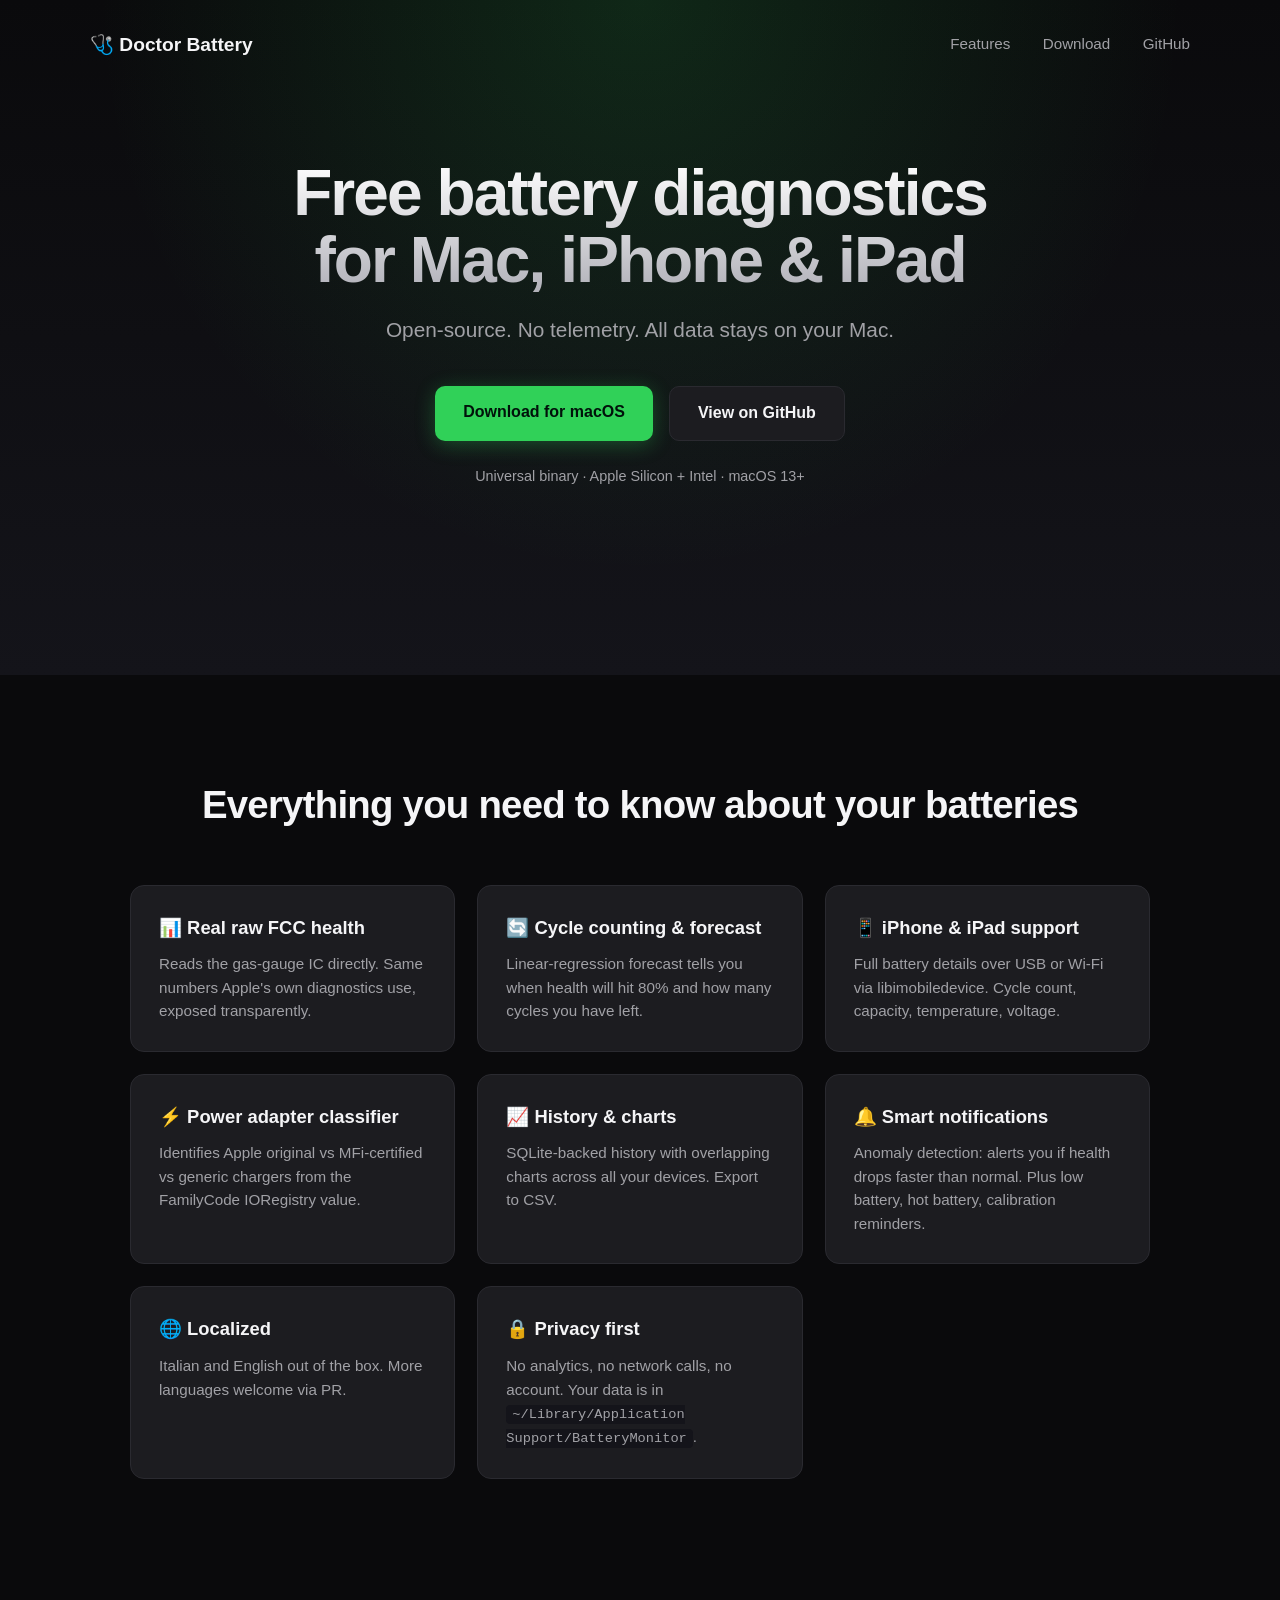
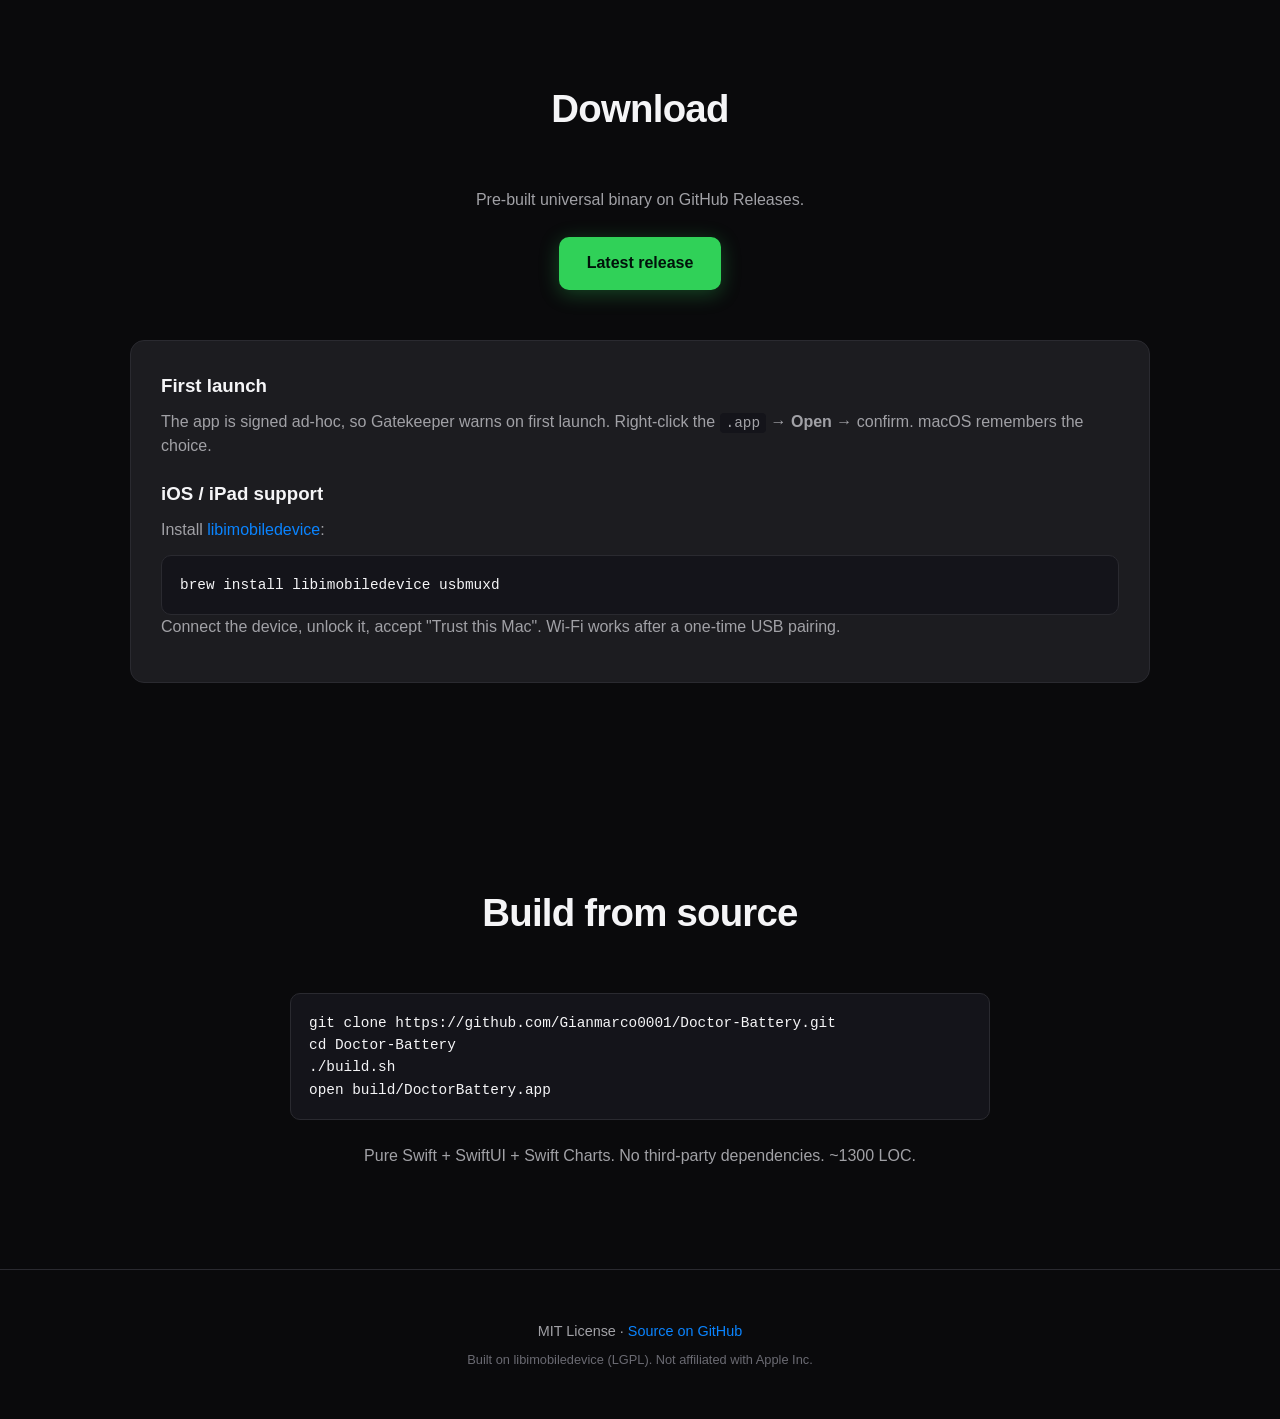
<file: website/index.html>
<!DOCTYPE html>
<html lang="en">
<head>
    <meta charset="UTF-8">
    <meta name="viewport" content="width=device-width, initial-scale=1.0">
    <title>Doctor Battery — Free battery diagnostics for Mac, iPhone & iPad</title>
    <meta name="description" content="Open-source battery health, cycle count and power adapter monitor for macOS, iOS and iPadOS. No telemetry, all data stays on your Mac.">
    <link rel="stylesheet" href="style.css">
</head>
<body>
    <header class="hero">
        <nav>
            <span class="brand">🩺 Doctor Battery</span>
            <div class="nav-links">
                <a href="#features">Features</a>
                <a href="#download">Download</a>
                <a href="https://github.com/Gianmarco0001/Doctor-Battery" target="_blank" rel="noopener">GitHub</a>
            </div>
        </nav>
        <div class="hero-content">
            <h1>Free battery diagnostics<br>for Mac, iPhone & iPad</h1>
            <p class="tagline">Open-source. No telemetry. All data stays on your Mac.</p>
            <div class="cta">
                <a class="btn primary" href="#download">Download for macOS</a>
                <a class="btn secondary" href="https://github.com/Gianmarco0001/Doctor-Battery" target="_blank" rel="noopener">View on GitHub</a>
            </div>
            <p class="meta">Universal binary · Apple Silicon + Intel · macOS 13+</p>
        </div>
    </header>

    <section id="features" class="features">
        <h2>Everything you need to know about your batteries</h2>
        <div class="grid">
            <div class="card">
                <h3>📊 Real raw FCC health</h3>
                <p>Reads the gas-gauge IC directly. Same numbers Apple's own diagnostics use, exposed transparently.</p>
            </div>
            <div class="card">
                <h3>🔄 Cycle counting & forecast</h3>
                <p>Linear-regression forecast tells you when health will hit 80% and how many cycles you have left.</p>
            </div>
            <div class="card">
                <h3>📱 iPhone & iPad support</h3>
                <p>Full battery details over USB or Wi-Fi via libimobiledevice. Cycle count, capacity, temperature, voltage.</p>
            </div>
            <div class="card">
                <h3>⚡ Power adapter classifier</h3>
                <p>Identifies Apple original vs MFi-certified vs generic chargers from the FamilyCode IORegistry value.</p>
            </div>
            <div class="card">
                <h3>📈 History & charts</h3>
                <p>SQLite-backed history with overlapping charts across all your devices. Export to CSV.</p>
            </div>
            <div class="card">
                <h3>🔔 Smart notifications</h3>
                <p>Anomaly detection: alerts you if health drops faster than normal. Plus low battery, hot battery, calibration reminders.</p>
            </div>
            <div class="card">
                <h3>🌐 Localized</h3>
                <p>Italian and English out of the box. More languages welcome via PR.</p>
            </div>
            <div class="card">
                <h3>🔒 Privacy first</h3>
                <p>No analytics, no network calls, no account. Your data is in <code>~/Library/Application Support/BatteryMonitor</code>.</p>
            </div>
        </div>
    </section>

    <section id="download" class="download">
        <h2>Download</h2>
        <p>Pre-built universal binary on GitHub Releases.</p>
        <a class="btn primary" href="https://github.com/Gianmarco0001/Doctor-Battery/releases/latest" target="_blank" rel="noopener">Latest release</a>
        <div class="install-note">
            <h3>First launch</h3>
            <p>The app is signed ad-hoc, so Gatekeeper warns on first launch. Right-click the <code>.app</code> → <strong>Open</strong> → confirm. macOS remembers the choice.</p>
            <h3>iOS / iPad support</h3>
            <p>Install <a href="https://libimobiledevice.org" target="_blank" rel="noopener">libimobiledevice</a>:</p>
            <pre><code>brew install libimobiledevice usbmuxd</code></pre>
            <p>Connect the device, unlock it, accept "Trust this Mac". Wi-Fi works after a one-time USB pairing.</p>
        </div>
    </section>

    <section class="build">
        <h2>Build from source</h2>
<pre><code>git clone https://github.com/Gianmarco0001/Doctor-Battery.git
cd Doctor-Battery
./build.sh
open build/DoctorBattery.app</code></pre>
        <p>Pure Swift + SwiftUI + Swift Charts. No third-party dependencies. ~1300 LOC.</p>
    </section>

    <footer>
        <p>MIT License · <a href="https://github.com/Gianmarco0001/Doctor-Battery" target="_blank" rel="noopener">Source on GitHub</a></p>
        <p class="small">Built on libimobiledevice (LGPL). Not affiliated with Apple Inc.</p>
    </footer>
</body>
</html>
</file>
<file: website/style.css>
:root {
    --bg: #0a0a0c;
    --bg-2: #14141a;
    --fg: #f5f5f7;
    --fg-2: #a1a1a6;
    --accent: #30d158;
    --accent-2: #0a84ff;
    --card: #1c1c20;
    --border: #2a2a30;
}

* { box-sizing: border-box; margin: 0; padding: 0; }

html { scroll-behavior: smooth; }

body {
    font-family: -apple-system, BlinkMacSystemFont, "SF Pro Display", "Inter", sans-serif;
    background: var(--bg);
    color: var(--fg);
    line-height: 1.55;
    -webkit-font-smoothing: antialiased;
}

a { color: var(--accent-2); text-decoration: none; }
a:hover { text-decoration: underline; }

code {
    font-family: "SF Mono", Menlo, Monaco, monospace;
    background: var(--bg-2);
    padding: 2px 6px;
    border-radius: 4px;
    font-size: 0.9em;
}

pre {
    background: var(--bg-2);
    padding: 18px;
    border-radius: 10px;
    overflow-x: auto;
    border: 1px solid var(--border);
}
pre code { background: none; padding: 0; }

.hero {
    background: radial-gradient(ellipse at top, rgba(48,209,88,.15), transparent 60%),
                linear-gradient(180deg, var(--bg) 0%, var(--bg-2) 100%);
    padding: 30px 40px 100px;
    min-height: 75vh;
}

nav {
    display: flex;
    justify-content: space-between;
    align-items: center;
    max-width: 1100px;
    margin: 0 auto 100px;
}

.brand { font-size: 1.2rem; font-weight: 700; }

.nav-links a {
    margin-left: 28px;
    color: var(--fg-2);
    font-size: 0.95rem;
}
.nav-links a:hover { color: var(--fg); text-decoration: none; }

.hero-content {
    max-width: 800px;
    margin: 0 auto;
    text-align: center;
}

.hero-content h1 {
    font-size: 4rem;
    line-height: 1.05;
    letter-spacing: -0.03em;
    margin-bottom: 20px;
    background: linear-gradient(180deg, #fff 0%, #b0b0b8 100%);
    -webkit-background-clip: text;
    background-clip: text;
    -webkit-text-fill-color: transparent;
}

.tagline {
    font-size: 1.3rem;
    color: var(--fg-2);
    margin-bottom: 40px;
}

.cta {
    display: flex;
    gap: 16px;
    justify-content: center;
    margin-bottom: 24px;
    flex-wrap: wrap;
}

.btn {
    display: inline-block;
    padding: 14px 28px;
    border-radius: 10px;
    font-weight: 600;
    font-size: 1rem;
    transition: transform .15s ease, box-shadow .15s ease;
}
.btn:hover { text-decoration: none; transform: translateY(-2px); }

.btn.primary {
    background: var(--accent);
    color: #00120a;
    box-shadow: 0 4px 20px rgba(48, 209, 88, 0.3);
}
.btn.primary:hover { box-shadow: 0 6px 30px rgba(48, 209, 88, 0.5); }

.btn.secondary {
    background: var(--card);
    color: var(--fg);
    border: 1px solid var(--border);
}

.meta {
    font-size: 0.9rem;
    color: var(--fg-2);
}

section {
    padding: 100px 40px;
    max-width: 1100px;
    margin: 0 auto;
}

section h2 {
    font-size: 2.4rem;
    letter-spacing: -0.02em;
    margin-bottom: 50px;
    text-align: center;
}

.grid {
    display: grid;
    grid-template-columns: repeat(auto-fit, minmax(260px, 1fr));
    gap: 22px;
}

.card {
    background: var(--card);
    padding: 28px;
    border-radius: 14px;
    border: 1px solid var(--border);
    transition: border-color .15s ease;
}
.card:hover { border-color: var(--accent); }

.card h3 {
    font-size: 1.15rem;
    margin-bottom: 10px;
}

.card p {
    color: var(--fg-2);
    font-size: 0.95rem;
}

.download { text-align: center; }
.download p { color: var(--fg-2); margin-bottom: 24px; }

.install-note {
    text-align: left;
    background: var(--card);
    padding: 30px;
    border-radius: 14px;
    border: 1px solid var(--border);
    margin-top: 50px;
}
.install-note h3 { margin: 20px 0 10px; }
.install-note h3:first-child { margin-top: 0; }
.install-note p { color: var(--fg-2); margin-bottom: 12px; }

.build { text-align: center; }
.build pre {
    text-align: left;
    max-width: 700px;
    margin: 0 auto 24px;
}
.build p { color: var(--fg-2); }

footer {
    text-align: center;
    padding: 50px 40px;
    border-top: 1px solid var(--border);
    color: var(--fg-2);
    font-size: 0.9rem;
}
footer .small {
    font-size: 0.8rem;
    margin-top: 8px;
    color: #6a6a72;
}

@media (max-width: 700px) {
    .hero-content h1 { font-size: 2.6rem; }
    nav { margin-bottom: 60px; }
    .nav-links a { margin-left: 16px; }
    section { padding: 60px 24px; }
    section h2 { font-size: 1.8rem; }
}
</file>
